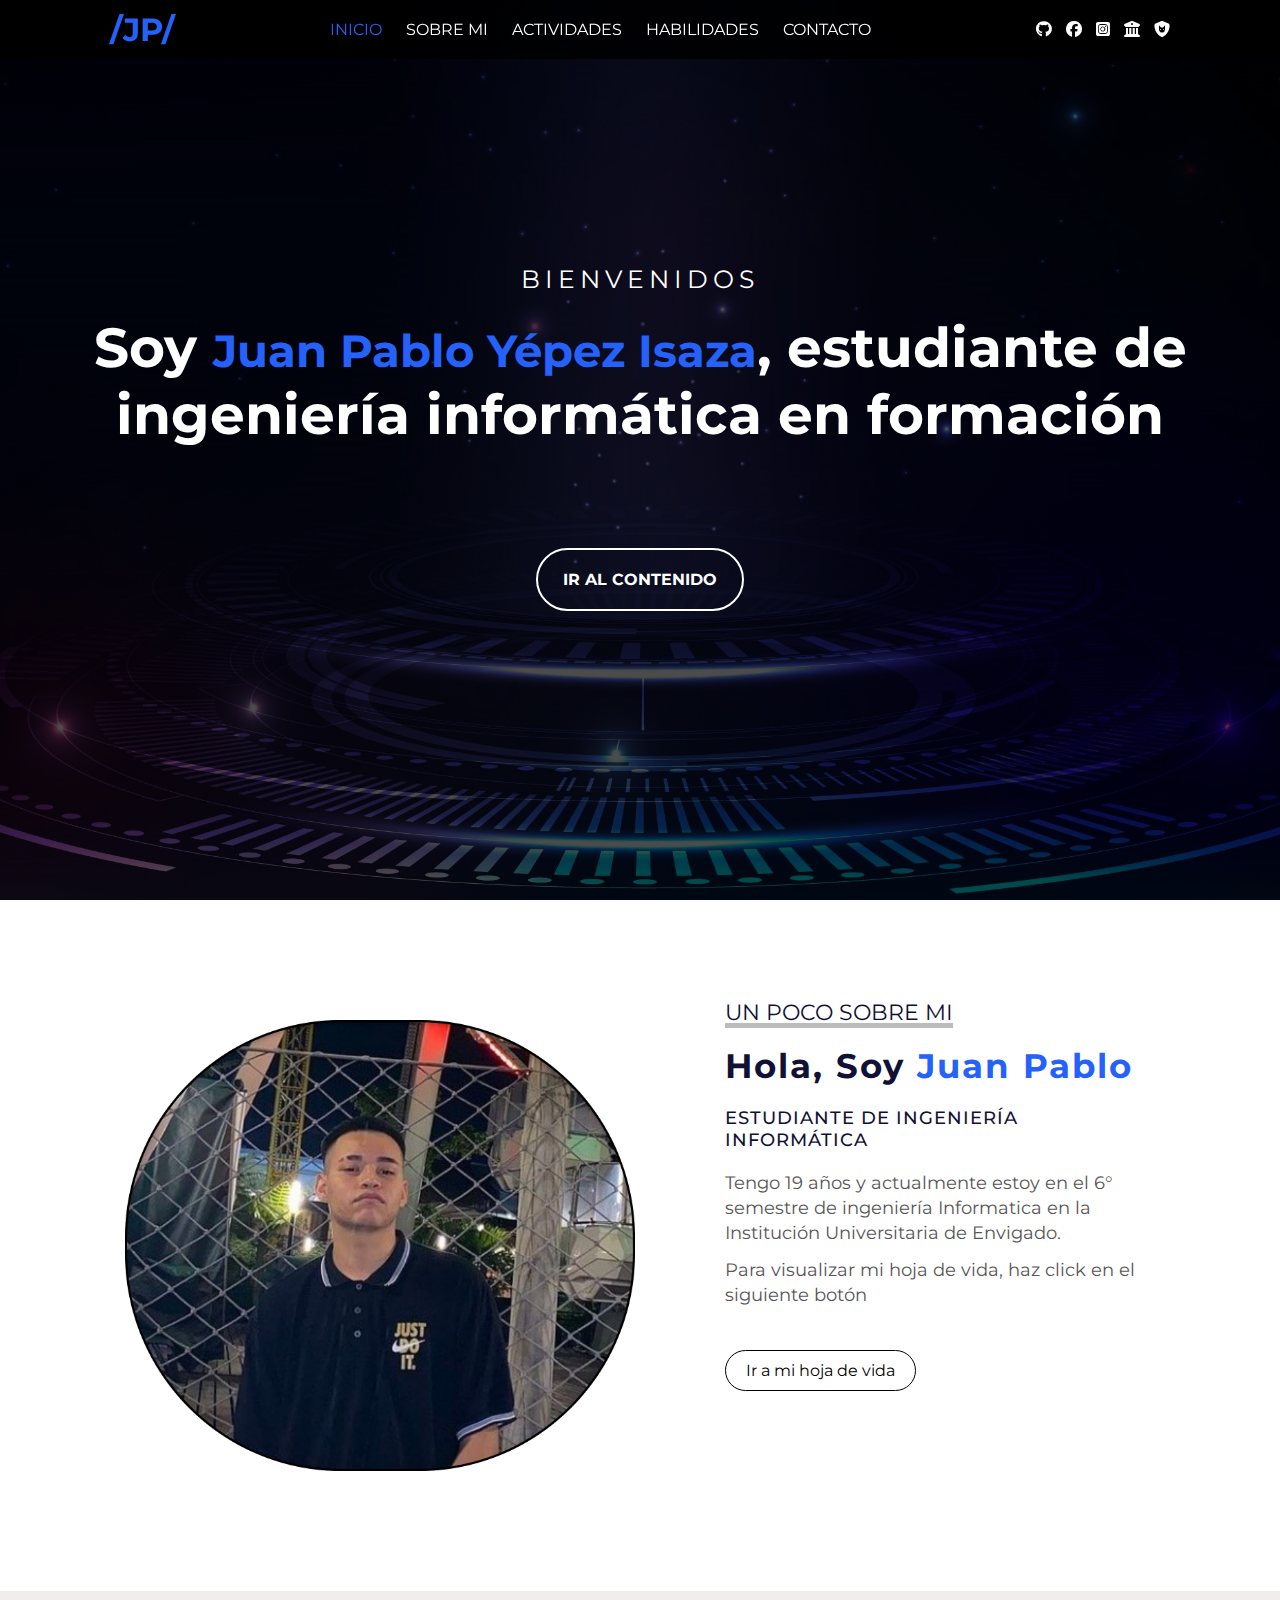
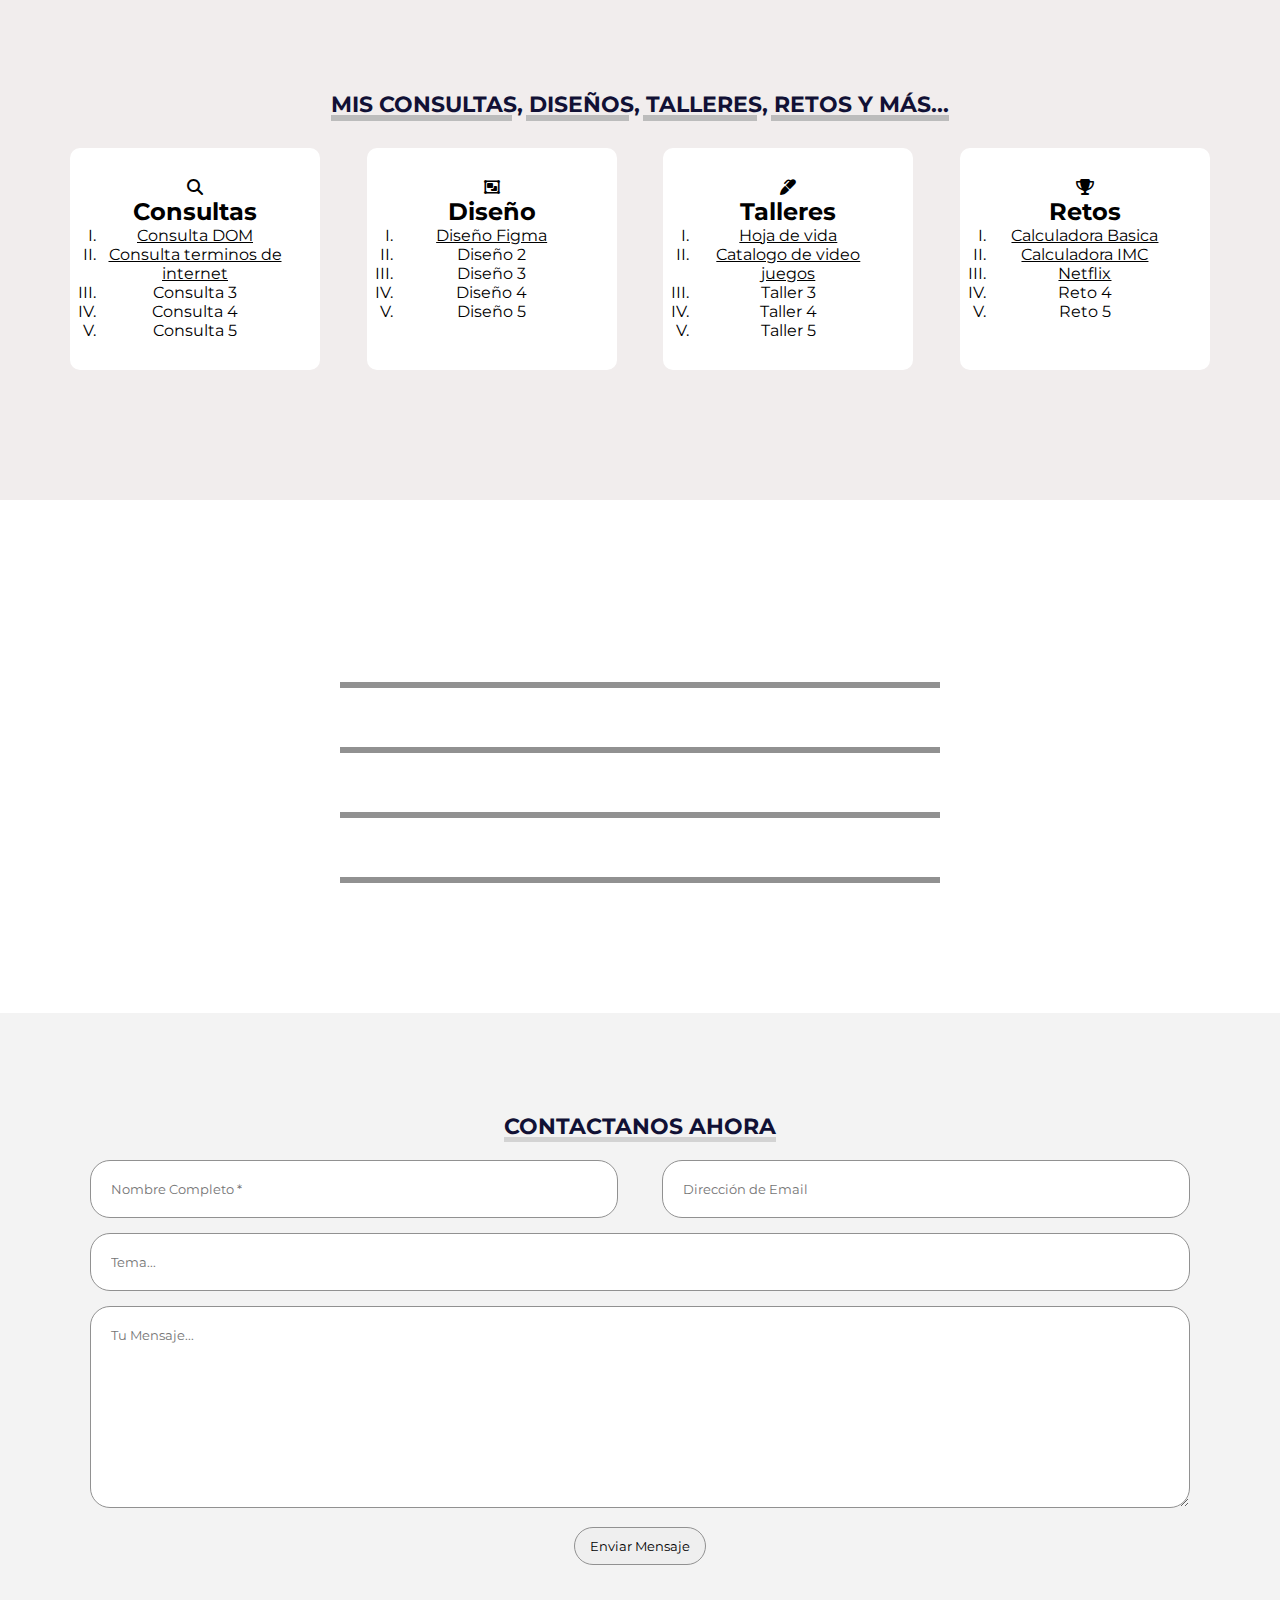
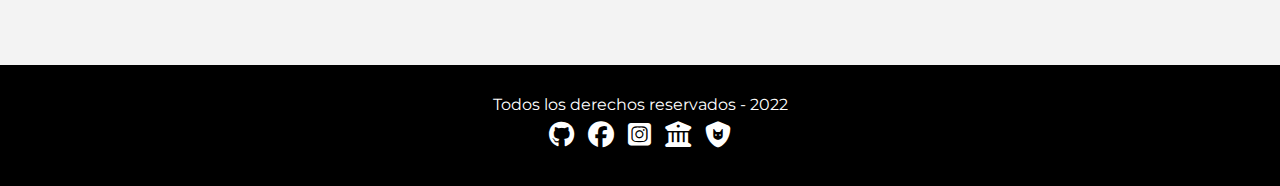
<file: index.html>
<!DOCTYPE html>
<html lang="es">
<head>
    <meta charset="UTF-8">
    <meta http-equiv="X-UA-Compatible" content="IE=edge">
    <meta name="viewport" content="width=device-width, user-scalable=no, initial-scale=1.0, maximun-scale=1.0, minium-scale=1.0">
    <title>Mi Portafolio Juan Pablo Yepez Isaza</title>
    <link rel="stylesheet" href="https://cdnjs.cloudflare.com/ajax/libs/font-awesome/6.2.0/css/all.min.css">
    <link rel="stylesheet" href="stilo.css">
    <script src="script.js" type="text/javascript"></script>
    
    <style>
        .link{
            color: black;
        }
    </style>
    
</head>
<body>
     <!-- SECCION I N I C I O -->
     <section id="inicio">
        <div class="contenido">
            <header>
                <div class="contenido-header">
                    <h1>/JP/</h1>
                    <nav id="nav" class="">
                        <ul id="links">
                            <li><a href="#inicio" class="seleccionado" onclick="seleccionar(this)">INICIO</a></li>
                            <li><a href="#sobremi" onclick="seleccionar(this)">SOBRE MI</a></li>
                            <li><a href="#portfolio" onclick="seleccionar(this)">ACTIVIDADES</a></li>
                            <li><a href="#skills" onclick="seleccionar(this)">HABILIDADES</a></li>
                            <li><a href="#contacto" onclick="seleccionar(this)">CONTACTO</a></li>
                        </ul>
                    </nav>

                    <!-- Icono del menu responsive -->
                    <div id="icono-nav" onclick="responsiveMenu()">
                        <i class="fa-solid fa-bars"></i>
                    </div>


                    <div class="redes">
                        <a href="https://github.com/JuanYepez13/RepositorioJuanP" target="_blank"><i class="fa-brands fa-github"></i></a>
                        <a href="https://www.facebook.com/juanpablo.yepezisaza/" target="_blank"><i class="fa-brands fa-facebook"></i></a>
                        <a href="https://www.instagram.com/juan.yepez_/" target="_blank"><i class="fa-brands fa-instagram-square"></i></a>
                        <a href="https://www.iue.edu.co" target="_blank"><i class="fa-sharp fa-solid fa-building-columns"></i></a>
                        <a href="https://neocities.org" target="_blank"><i class="fa-solid fa-shield-cat"></i></a>
                        
                    </div>
                </div>
            </header>
            <div class="presentacion">
                <p class="bienvenida">Bienvenidos</p>
                <h2>Soy <span>Juan Pablo Yépez Isaza</span>, estudiante de ingeniería informática en formación</h2>
                <p class="descripcion"></p>
                <a href="#portfolio">Ir al contenido</a>
            </div>
        </div>
    </section>

    <!-- SECCION S O B R E M I -->
    <section id="sobremi">
        <div class="contenedor-foto">
            <img src="img/foto.png" alt="">
        </div>
        <div class="sobremi">
            <p class="titulo-seccion">Un poco sobre Mi</p>
            <h2>Hola, Soy <span>Juan Pablo</span> </h2>
            <h3>Estudiante de ingeniería informática</h3>
            <p>Tengo 19 años y actualmente estoy en el 6° semestre de ingeniería Informatica en la Institución Universitaria de Envigado.</p>
            <p>Para visualizar mi hoja de vida, haz click en el siguiente botón</p>
            <a href="https://juanpabloyepezi.neocities.org/HojaVidav1.html" target="_blank">Ir a mi hoja de vida</a>
        </div>
    </section>


    <!-- SECCION consultas, diseños, talleres y retos-->
    <section id="portfolio">
        <h3 class="titulo-seccion">Mis consultas, diseños, talleres, retos y más...</h3>
        <div class="fila">
            <div class="servicio">
                <span class="icono"> <i class="fa-solid fa-magnifying-glass"></i></span>
                <h2>Consultas</h2>
                <ol type="I">
                    <li>
                        <a href="https://juanpabloyepezi.neocities.org/Consulta_Dom/Consulta-Dom.html" target="_blank"  class="link">Consulta DOM</a>
        
                    </li>
                    
                    <li>
                        <a href="https://juanpabloyepezi.neocities.org/consulta_Terminos_internet/TerminosInternet.html" target="_blank" s class="link">Consulta terminos de internet</a>
                    </li>
                    <li>Consulta 3</li>
                    <li>Consulta 4</li>
                    <li>Consulta 5</li>
                  </ol>
            </div>

            <div class="servicio">
                <span class="icono"><i class="fa-regular fa-object-group"></i></span>
                <h2>Diseño</h2>
                <ol type="I">
                  <li>
                      <a href="https://www.figma.com/file/7yx7frK4wMJKDAg4FmOMcE/Proyecto_Factuweb?node-id=3%3A3" target="_blank" class="link">Diseño Figma</a>
                  </li>
                  <li>Diseño 2</li>
                  <li>Diseño 3</li>
                  <li>Diseño 4</li>
                  <li>Diseño 5</li>
                </ol>
            </div>
            <div class="servicio">
                <span class="icono"><i class="fa-solid fa-marker"></i></span>
                <h2>Talleres</h2>
          <ol type="I">
            <li>
                <a href="https://juanpabloyepezi.neocities.org/HojaVidav1.html" target="_blank"  class="link">Hoja de vida</a>
            </li>
            <li>
                <a href="https://juanpabloyepezi.neocities.org/factuweb-catalogo/catalogoVideoJuegos.html" target="_blank"  class="link">Catalogo de video juegos</a>
            </li>
            <li>Taller 3</li>
            <li>Taller 4</li>
            <li>Taller 5</li>
          </ol>
            </div>
        
            
            <div class="servicio">
                <span class="icono"><i class="fa-solid fa-trophy"></i></span>
                    <h2>Retos</h2>
                <ol type="I">
                  <li>
                    <a href="https://juanpabloyepezi.neocities.org/CalculadoraBasica/indexCal.html" target="_blank" class="link">Calculadora Basica</a>
                  </li>
                  <li>
                    <a href="https://juanpabloyepezi.neocities.org/CalculadoraIMC/index.html" target="_blank" class="link">Calculadora IMC</a>
                  </li>
                  <li>
                    <a href="https://juanpabloyepezi.neocities.org/Netflix/index.html" target="_blank" class="link">Netflix</a>
                  </li>
                  <li>Reto 4</li>
                  <li>Reto 5</li>
                </ol>
            <div>

        </div>
    </section>

   
    <!-- SECCION H A B I L I D A D E S -->
    <div class="contenedor-skills" id="skills">
        <h3>HABILIDADES </h3>
        <div class="skill">
            <div class="info">
                <p> <span class="lista"> </span>Html & Css</p>
                <span class="porcentaje">50%</span>
            </div>

            <div class="barra">
                <div class="" id="html"></div>
            </div>
        </div>
        <div class="skill">
            <div class="info">
                <p> <span class="lista"> </span>Javascript</p>
                <span class="porcentaje">50%</span>
            </div>

            <div class="barra">
                <div class="" id="js"></div>
            </div>
        </div>
        <div class="skill">
            <div class="info">
                <p> <span class="lista"> </span>Bases de Datos</p>
                <span class="porcentaje">70%</span>
            </div>

            <div class="barra">
                <div class="" id="bd"></div>
            </div>
        </div>
        <div class="skill">
            <div class="info">
                <p> <span class="lista"> </span>Photoshop</p>
                <span class="porcentaje">55%</span>
            </div>

            <div class="barra">
                <div class="" id="ps"></div>
            </div>
        </div>
    </div>

    <!-- SECCTION C O N T A C T O -->
    <section id="contacto">
        <h3 class="titulo-seccion">Contactanos ahora</h3>
        <div class="contenedor-form">
            <form action="">
                <div class="fila mitad">
                    <input type="text" placeholder="Nombre Completo *" class="input-mitad">
                    <input type="email" placeholder="Dirección de Email" class="input-mitad">
                </div>
                <div class="fila">
                    <input type="text" placeholder="Tema..." class="input-full">
                </div>
                <div class="fila">
                    <textarea name="" id="" cols="30" rows="10" placeholder="Tu Mensaje..." class="input-full"></textarea>
                </div>

                <input type="submit" value="Enviar Mensaje" class="btn-enviar">
            </form>
        </div>
    </section>

    <!-- SECCION FOOTER -->
    <footer>
        <p>Todos los derechos reservados - 2022</p>
        <div class="redes">
            <a href="https://github.com/JuanYepez13/RepositorioJuanP" target="_blank"><i class="fa-brands fa-github"></i></a>
            <a href="https://www.facebook.com/juanpablo.yepezisaza/" target="_blank"><i class="fa-brands fa-facebook"></i></a>
            <a href="https://www.instagram.com/juan.yepez_/" target="_blank"><i class="fa-brands fa-instagram-square"></i></a>
            <a href="https://www.iue.edu.co" target="_blank"><i class="fa-sharp fa-solid fa-building-columns"></i></a>
            <a href="https://neocities.org" target="_blank"><i class="fa-solid fa-shield-cat"></i></a>
        </div>

    </footer>

    <script src="script.js"></script>
</body>

</html>
</file>
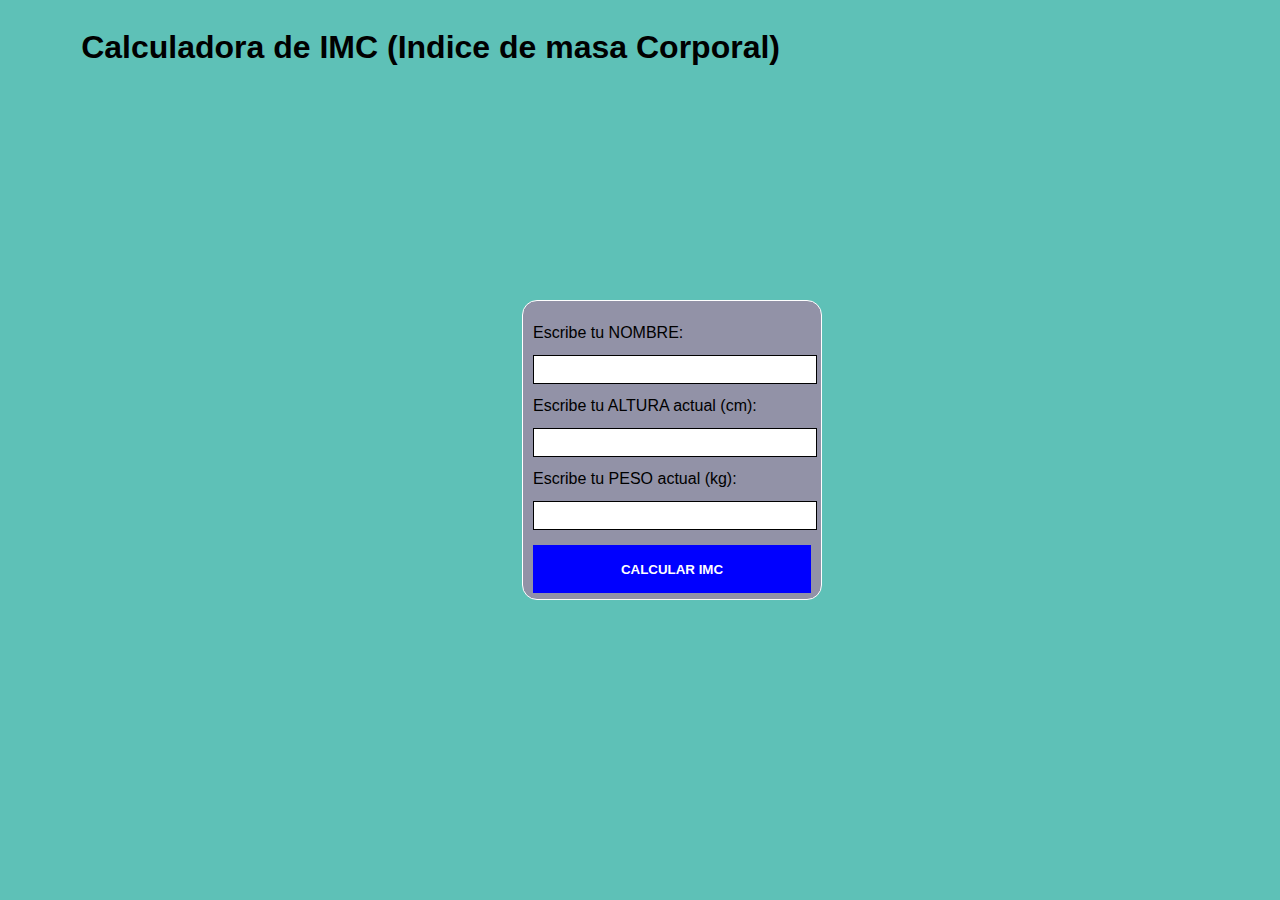
<file: CalculadoraIMC/index.html>
<!DOCTYPE html>
<html lang="es">
<head>
    <meta charset="UTF-8">
    <meta http-equiv="X-UA-Compatible" content="IE=edge">
    <meta name="viewport" content="width=device-width, initial-scale=1.0">
    <title>Calculadora Índice de Masa Corporal</title>
    <link rel="stylesheet" href="stiloIMC.CSS">
    <script src="funcion.js"></script>
</head>
<body>
  <section>
    <div>
      <h1 class="titulo">
        Calculadora de IMC (Indice de masa Corporal)
      </h1>
    </div>
  </section>
    
    <form id="formulario" onsubmit="calcularIMC(); return false">
      <label for="nombre">Escribe tu NOMBRE:</label>
      <input type="text" id="nombre">
      
      <br>
      <label for="altura">Escribe tu ALTURA actual (cm):</label>
      <input type="text" id="altura" required="required">
      
      <br>
      <label for="peso">Escribe tu PESO actual (kg):</label>
      <input type="text" id="peso" required="required">
      
      <br>
      <button type="submit">Calcular IMC</button>
      <br>
      <!--<input type="reset" value="Limpiar formulario">-->
      <p id="resultado"></p>
    </form>
  </body>
</html>
</file>
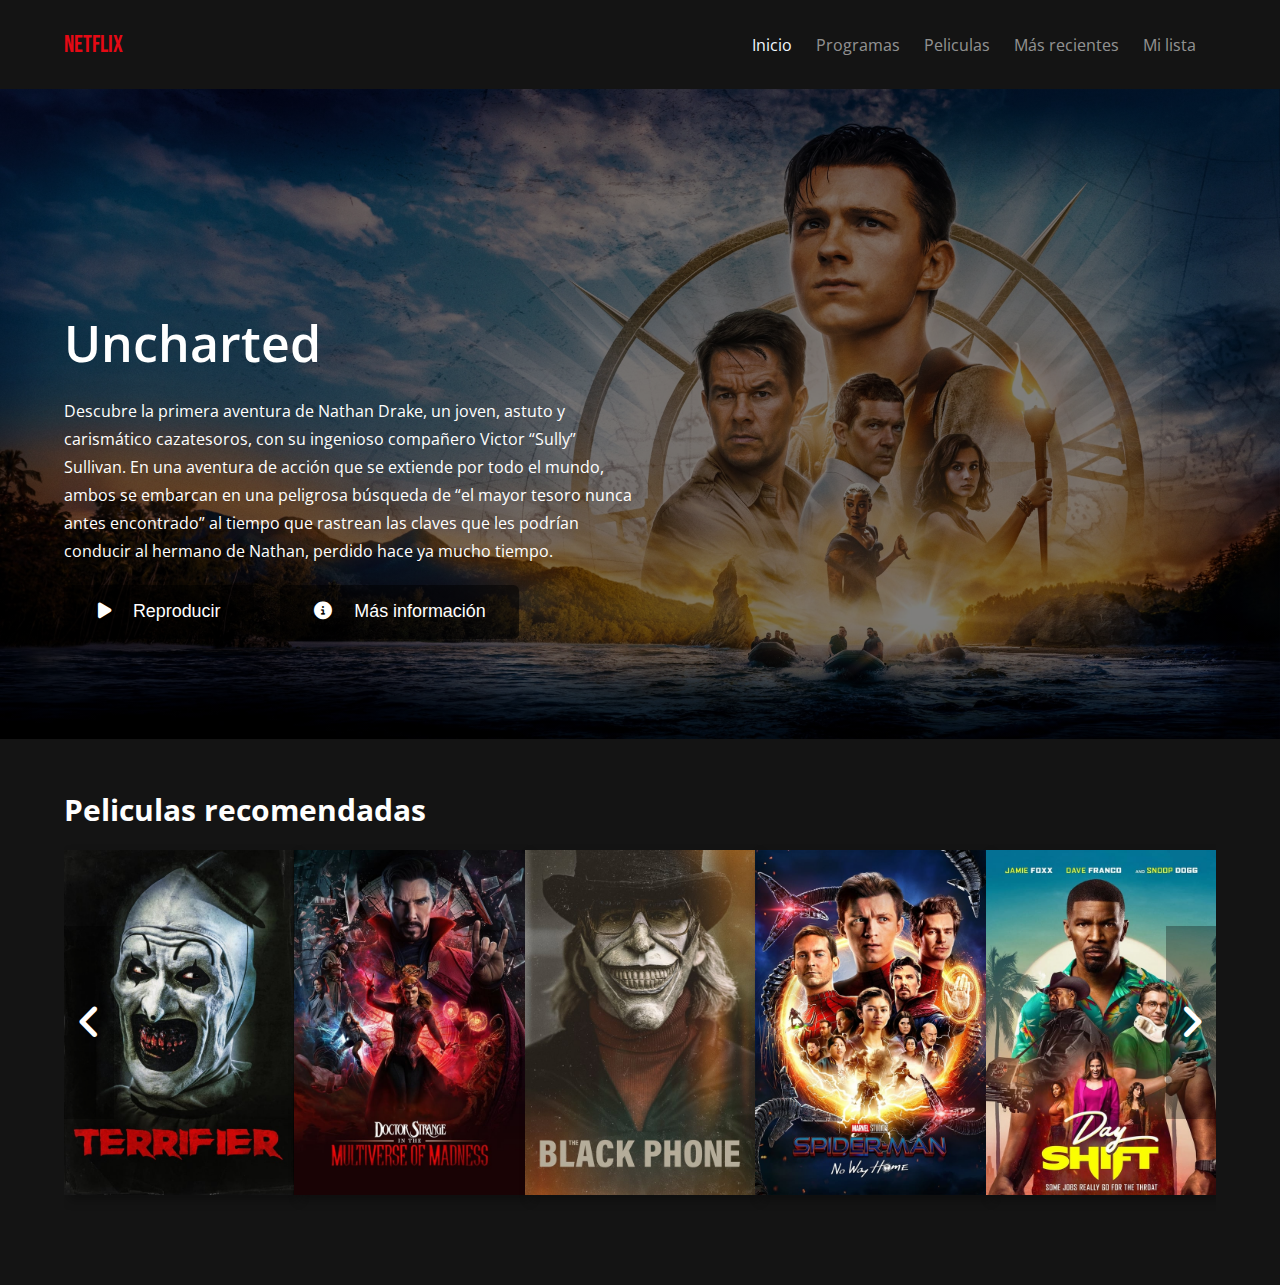
<file: Netflix/index.html>
<!DOCTYPE html>
<html lang="es">
<head>
    <meta charset="UTF-8">
    <meta http-equiv="X-UA-Compatible" content="IE=edge">
    <meta name="viewport" content="width=device-width, initial-scale=1.0">
    <title>Netflix</title>
    <link rel="stylesheet" href="https://cdnjs.cloudflare.com/ajax/libs/font-awesome/6.2.0/css/all.min.css">
    <link rel="stylesheet" href="stilo.css">
    <link rel="preconnect" href="https://fonts.googleapis.com">
    <link rel="preconnect" href="https://fonts.gstatic.com" crossorigin>
    <link href="https://fonts.googleapis.com/css2?family=Bebas+Neue&family=Forum&family=Open+Sans:wght@400;600&family=Raleway:wght@300;400;700&family=Rubik:ital,wght@0,400;0,600;1,500&display=swap" rel="stylesheet">
    
</head>
<body>

    <header>
        <div class="contenedor">
            <h2 class="logotipo">Netflix</h2>
            <nav>
                <a href="#" class="activo">Inicio</a>
                <a href="#">Programas</a>
                <a href="#">Peliculas</a>
                <a href="#">Más recientes</a>
                <a href="#">Mi lista</a>
            </nav>
        </div>
    </header>

    <main>
        <div class="pelicula-principal">
            <div class="contenedor">
                <h3 class="titulo">Uncharted</h3>
                <p class="descripcion">Descubre la primera aventura de Nathan Drake, un joven, astuto y carismático cazatesoros, con su ingenioso compañero Victor “Sully” Sullivan. En una aventura de acción que se extiende por todo el mundo, ambos se embarcan en una peligrosa búsqueda de “el mayor tesoro nunca antes encontrado” al tiempo que rastrean las claves que les podrían conducir al hermano de Nathan, perdido hace ya mucho tiempo.
                </p>
                <button role="button" class="boton"><i class="fa-solid fa-play"></i>Reproducir</button>
                <button role="button" class="boton"><i class="fa-solid fa-circle-info"></i>Más información</button>
            </div>
        </div>

        <div class="peliculas-recomendadas contenedor">
            <div class="contenedor-titulo-controles">
                <h3>Peliculas recomendadas</h3>
                <div class="indicadores">
                </div>
            </div>
            <div class="contenedor-principal">
                <button role="button" id="flecha-izquierda" class="flecha-izquierda"><i class="fa-solid fa-angle-left"></i></button>

                <div class="contenedor-carrusel">
                    <div class="carrusel">
                        <div class="pelicula">
                            <a href="#"><img src="/Netflix/img/1.jpg" alt=""></a>
                        </div>
                        <div class="pelicula">
                            <a href="#"><img src="/Netflix/img/2.jpg" alt=""></a>
                        </div>
                        <div class="pelicula">
                            <a href="#"><img src="/Netflix/img/4.jpg" alt=""></a>
                        </div>
                        <div class="pelicula">
                            <a href="#"><img src="/Netflix/img/5.jpg" alt=""></a>
                        </div>
                        <div class="pelicula">
                            <a href="#"><img src="/Netflix/img/6.jpg" alt=""></a>
                        </div>
                    </div>
                </div>

                <button role="button" id="flecha-derecha" class="flecha-derecha"><i class="fa-solid fa-angle-right"></i></button>
            </div>
        </div>
    </main>
    

</body>
</html>
</file>
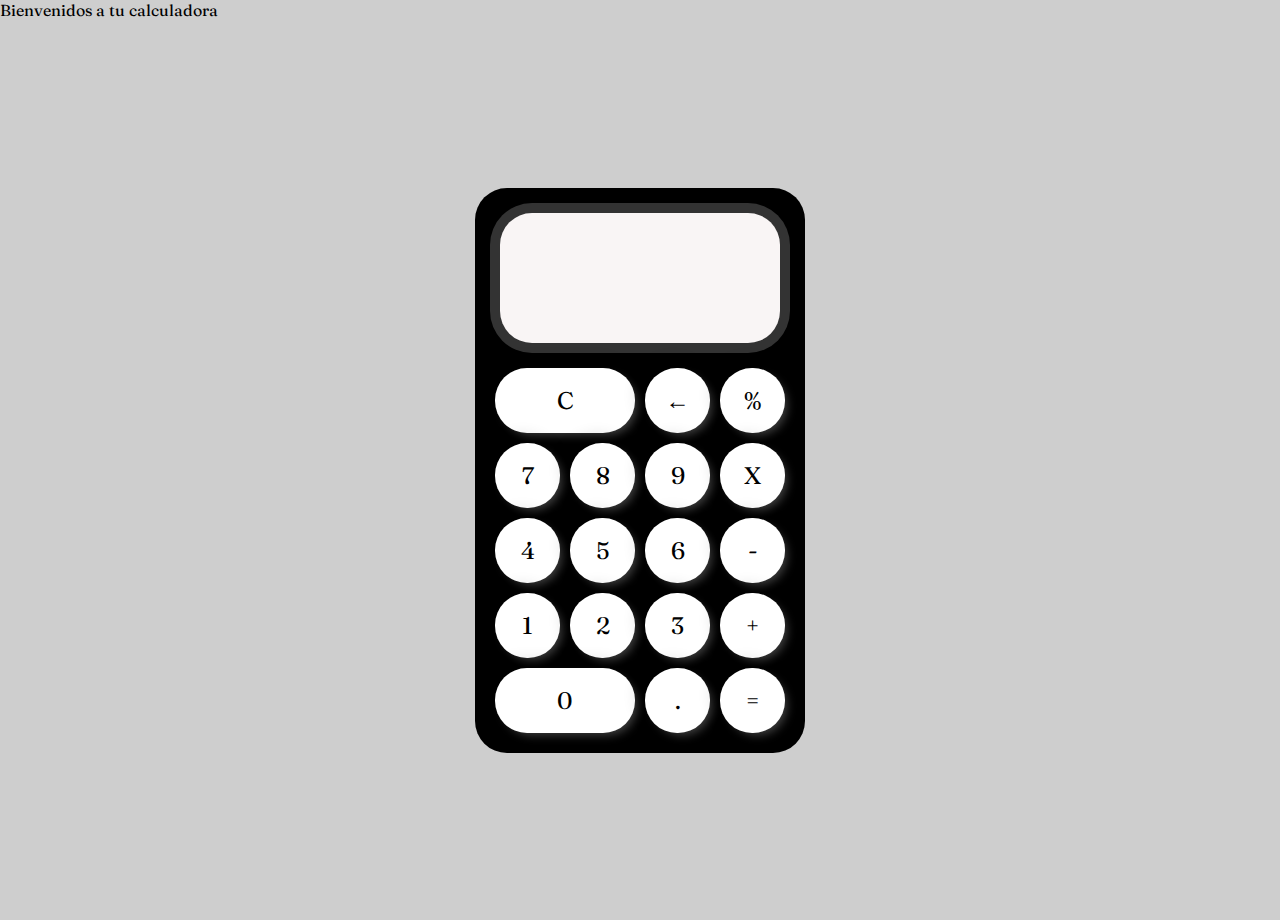
<file: Calculadora/indexCal.html>
<!DOCTYPE html>
<html lang="es">
<head>
    <meta charset="UTF-8">
    <meta name="viewport" content="width=device-width, initial-scale=1.0">
    <title>Calculadora</title>
    <link href="https://fonts.googleapis.com/css2?family=Fraunces&display=swap" rel="stylesheet">
    <link href="stiloCal.css" rel="stylesheet" />
    <script src="Display.js" type="text/javascript"></script>
    <script src="calculadora.js" type="text/javascript"></script>
    <script src="index.js" type="text/javascript" defer></script>
</head>
<body>
    <div>
        Bienvenidos a tu calculadora
    </div>

    <div class="container">
        <div class="calculadora">
            <div class="display">
                <div id="valor-anterior"></div>
                <div id="valor-actual"></div>
            </div>
            <button class="col-2" onclick="display.borrarTodo()">C</button>
            <button onclick="display.borrar()">&larr;</button>
            <button class="operador" value="dividir">%</button>
            <button class="numero">7</button>
            <button class="numero">8</button>
            <button class="numero">9</button>
            <button class="operador" value="multiplicar">X</button>
            <button class="numero">4</button>
            <button class="numero">5</button>
            <button class="numero">6</button>
            <button class="operador" value="restar">-</button>
            <button class="numero">1</button>
            <button class="numero">2</button>
            <button class="numero">3</button>
            <button class="operador" value="sumar">+</button>
            <button class="col-2 numero">0</button>
            <button class="numero">.</button>
            <button class="operador" value="igual">=</button>
        </div>
    </div>
</body>
</html>
</file>
<file: stilo.css>
@import url('https://fonts.googleapis.com/css2?family=Montserrat:wght@200;300;400;500;600&display=swap');
* {
    margin: 0;
    padding: 0;
    box-sizing: border-box;
    font-family: 'Montserrat';
}

html {
    scroll-behavior: smooth;
}
/* *********************/
/* seccion I N I C I O */
/* *********************/

#inicio {
    background: linear-gradient( rgba(0, 0, 0, .7), rgba(0, 0, 0, .7)), url("img/9260185_4127298.jpg");
    background-size: cover;
    background-position: center center;
    height: 100vh;
}

#inicio .contenido header {
    background-color: rgba(0, 0, 0, .8);
    position: fixed;
    width: 100%;
    z-index: 100;
    top: 0;
}

#inicio .contenido header .contenido-header {
    max-width: 1100px;
    margin: auto;
    display: flex;
    justify-content: space-between;
    align-items: center;
    padding: 10px 20px;
}

#inicio .contenido header .contenido-header h1 {
    text-align: center;
    color: #2562fb;
}

#inicio .contenido header .contenido-header nav ul {
    list-style: none;
    display: flex;
    align-items: center;
}

#inicio .contenido header .contenido-header nav ul li a {
    text-decoration: none;
    color: #fff;
    margin: 0 12px;
    font-weight: 400;
    transition: .5s;
}

#inicio .contenido header .contenido-header nav ul li a:hover {
    color: #2562fb;
}

#inicio .contenido header .contenido-header .redes a {
    text-decoration: none;
    color: #fff;
    display: inline-block;
    margin-left: 10px;
    transition: .5s;
}

#inicio .contenido header .contenido-header .redes a:hover {
    color: #2562fb;
}

#inicio .contenido header .contenido-header .seleccionado {
    color: #2562fb;
}

#inicio .contenido .presentacion {
    max-width: 1100px;
    height: 100vh;
    margin: auto;
    color: #fff;
    display: flex;
    flex-direction: column;
    align-items: center;
    justify-content: center;
}

#inicio .contenido .presentacion .bienvenida {
    font-size: 25px;
    margin-bottom: 20px;
    text-transform: uppercase;
    letter-spacing: 5px;
}

#inicio .contenido .presentacion h2 {
    font-size: 55px;
    margin-bottom: 25px;
    text-align: center;
}

#inicio .contenido .presentacion h2 span {
    font-size: 45px;
    color: #2562fb;
}

#inicio .contenido .presentacion .descripcion {
    max-width: 700px;
    margin: 25px auto;
    font-size: 18px;
    text-align: center;
}

#inicio .contenido .presentacion a {
    text-decoration: none;
    display: inline-block;
    margin: 25px;
    padding: 20px 25px;
    border: 2px solid #fff;
    border-radius: 50px;
    color: #fff;
    font-weight: bold;
    text-transform: uppercase;
    transition: .5s;
}

#inicio .contenido .presentacion a:hover {
    background-color: #2562fb;
}

#icono-nav {
    color: #fff;
    display: none;
}
/* *********************/
/* seccion S O B R E  M I */
/* *********************/

#sobremi {
    max-width: 1100px;
    margin: auto;
    padding: 100px 15px;
    color: #111135;
    display: flex;
}

#sobremi .contenedor-foto {
    max-width: 500px;
    margin-right: 80px;
}

#sobremi .contenedor-foto img {
    padding: 20px;
    width: 110%;
    height: 100%;
    
    
}

#sobremi .sobremi {
    margin: 0 40px;
}

#sobremi .sobremi .titulo-seccion {
    font-size: 22px;
    text-transform: uppercase;
    color: #111135;
    text-decoration: underline;
    text-decoration-color: #bcbcbc;
    text-decoration-thickness: 5px;
}

#sobremi .sobremi h2 {
    font-size: 34px;
    font-weight: bold;
    margin: 20px 0;
    letter-spacing: 2px;
}

#sobremi .sobremi h2 span {
    color: #2562fb;
}

#sobremi .sobremi h3 {
    font-size: 18px;
    font-weight: 500;
    text-transform: uppercase;
    margin-bottom: 20px;
    letter-spacing: 1px;
}

#sobremi .sobremi p {
    font-size: 18px;
    line-height: 25px;
    color: #565656;
    margin-bottom: 12px;
}


#sobremi .sobremi a {
    display: inline-block;
    text-decoration: none;
    color: #000;
    border-radius: 30px;
    border: 1px solid #000;
    padding: 10px 20px;
    margin-top: 30px;
    transition: .5s;
}

#sobremi .sobremi a:hover {
    background-color: #2562fb;
    color: #fff;
}


/* *********************/
/* seccion P O R T F O L I O */
/* *********************/

#portfolio {
    padding: 100px 15px;
    text-align: center;
    background-color: #f1eded;
}

#portfolio .titulo-seccion {
    text-align: center;
    font-size: 22px;
    text-transform: uppercase;
    color: #111135;
    text-decoration: underline;
    text-decoration-color: #bcbcbc;
    text-decoration-thickness: 6px;
}

#portfolio .fila {
    display: flex;
    justify-content: space-between;
    max-width: 1150px;
    margin: 30px auto;
}

#portfolio .fila .servicio { 
    justify-content: space-between;
    max-width: 250px;
    background-color: #fff;
    padding: 30px;
    margin: 0 5px;
    border-radius: 10px;
    transition: .3s;
}

.servicio{
    flex-basis: 31%;
    margin-bottom: 5%;
    padding: 20px 12px;
    box-sizing: border-box;
}

/*#portfolio .fila .servicio img {
    width: 100%;
    height: 100%;
    ;
    filter: grayscale(1);
    object-fit: cover;
    transition: .5s;
}*/

#portfolio .fila .servicio:hover{
    box-shadow: 5px 5px 10px #565656, -5px -5px 10px #8a8a8a;
}

#portfolio .fila .servicio .info {
    position: absolute;
    left: 0px;
    background-color: rgba(0, 0, 0, 0.8);
    color: #2562fb;
    width: 100%;
    padding: 10px;
    opacity: 0;
    bottom: -40px;
    transition: .5s;
}

#portfolio .fila .servicio:hover .info {
    display: inline-block;
    width: 60px;
    height: 60px;
    border-radius: 50%;
    background-color: #d3d3d3;
    padding: 20px;
    margin-bottom: 25px;
}


/* *********************/
/* seccion S K I L L S */
/* *********************/

.contenedor-skills {
    background: linear-gradient( #0f21c1cc, rgba(33, 16, 16, 0.8)), url("img/fondo-skills.jpg");
    background-attachment: fixed;
    background-repeat: no-repeat;
    background-size: cover;
    color: #fff;
    background-position: center center;
    padding: 100px 0;
    text-align: center;
}

.contenedor-skills .skill {
    max-width: 600px;
    margin: 30px auto;
}

.contenedor-skills .skill .info {
    display: flex;
    justify-content: space-between;
}

.contenedor-skills .skill .lista {
    display: inline-block;
    margin-right: 20px;
    height: 10px;
    width: 10px;
    background-color: #fff;
}

.contenedor-skills .skill .barra {
    background-color: #919191;
    width: 100%;
    height: 6px;
    margin: 10px 0px;
}

.contenedor-skills .skill .barra .barra-progreso1 {
    background-color: #fff;
    width: 95%;
    height: 6px;
    animation: progreso1 2s forwards;
}

.contenedor-skills .skill .barra .barra-progreso2 {
    background-color: #fff;
    width: 90%;
    height: 6px;
    animation: progreso2 2s forwards;
}

.contenedor-skills .skill .barra .barra-progreso3 {
    background-color: #fff;
    width: 90%;
    height: 6px;
    animation: progreso3 2s forwards;
}

.contenedor-skills .skill .barra .barra-progreso4 {
    background-color: #fff;
    width: 85%;
    height: 6px;
    animation: progreso4 2s forwards;
}

@keyframes progreso1 {
    0% {
        width: 0;
    }
    100% {
        width: 50%;
    }
}

@keyframes progreso2 {
    0% {
        width: 0;
    }
    100% {
        width: 50%;
    }
}

@keyframes progreso3 {
    0% {
        width: 0;
    }
    100% {
        width: 70%;
    }
}

@keyframes progreso4 {
    0% {
        width: 0;
    }
    100% {
        width: 55%;
    }
}

/* *********************/
/* seccion C O N T A C T O */
/* *********************/

#contacto {
    padding: 100px 15px;
    background-color: #f3f3f3;
}

#contacto .titulo-seccion {
    margin-bottom: 20px;
}

#contacto .contenedor-form {
    max-width: 1100px;
    margin: auto;
}

#contacto .contenedor-form .fila {
    margin-bottom: 15px;
}

#contacto .contenedor-form .mitad {
    display: flex;
    justify-content: space-between;
}

#contacto .contenedor-form input,
#contacto .contenedor-form textarea {
    padding: 20px;
    border-radius: 20px;
    border: none;
    border: 1px solid #919191;
}

#contacto .contenedor-form .mitad input {
    width: 48%;
}

#contacto .contenedor-form .input-full {
    width: 100%;
}

#contacto .titulo-seccion {
    text-align: center;
    font-size: 22px;
    text-transform: uppercase;
    color: #111135;
    text-decoration: underline;
    text-decoration-color: #d3d3d3;
    text-decoration-thickness: 5px;
}

#contacto .btn-enviar {
    display: block;
    margin: auto;
    cursor: pointer;
    transition: .5s;
    padding: 10px 15px !important;
}

#contacto .btn-enviar:hover {
    background-color: #2562fb;
    color: #fff;
}
/* *********************/
/* seccion F O O T E R */
/* *********************/

footer {
    background-color: #000;
    color: #fff;
    text-align: center;
    padding: 30px 0;
}

footer a {
    text-decoration: none;
    color: #fff;
    display: inline-block;
    margin: 5px;
    font-size: 26px;
}
/* *********************/
/* seccion R E S P O N S I V E */
/* *********************/

@media screen and (max-width: 800px) {
    .redes {
        display: none;
    }
    nav {
        display: none;
    }
    nav.responsive {
        display: block;
        background-color: rgba(0, 0, 0, .8);
        width: 100%;
        position: absolute;
        top: 48px;
        left: 0;
        padding: 10px 0;
    }
    nav.responsive ul {
        display: block !important;
        text-align: center;
    }
    nav.responsive ul li {
        margin: 5px 0;
    }
    #icono-nav {
        display: block;
    }
    #inicio .contenido .presentacion h2 {
        font-size: 40px;
    }
    /* seccion SOBRE MI */
    #sobremi {
        padding: 50px 0;
        display: block;
    }
    #sobremi .contenedor-foto {
        max-width: 200px;
        margin: auto;
    }
    #sobremi .contenedor-foto img {
        padding: 8px;
    }
    #sobremi .sobremi .titulo-seccion {
        text-align: center;
    }
    #sobremi .sobremi h2 {
        font-size: 25px;
        text-align: center;
    }
    /* seccion MIS SERVICIOS */
    #servicios {
        padding: 50px 15px;
    }
    #servicios .fila {
        display: block;
    }
    #servicios .fila .servicio {
        margin: 10px auto;
    }
    /* seccion HABLIDADES MI */
    .contenedor-skills {
        padding: 50px 20px;
    }
    /* seccion PORTFOLIO */
    #portfolio {
        padding: 50px 0;
    }
    #portfolio .fila {
        display: block;
    }
    #portfolio .fila .proyecto {
        margin: 10px auto;
    }
    /* seccion CONTACTO */
    #contacto {
        padding: 50px 15px;
    }
    #contacto .contenedor-form .mitad {
        margin-bottom: 15px;
        display: block;
    }
    #contacto .contenedor-form .mitad input {
        width: 100%;
        margin-bottom: 15px;
    }
}

@media screen and(max-width: 800px){
    #sobremi .contenedor-foto{
        width: 50%;
    }
    
}
</file>
<file: CalculadoraIMC/stiloIMC.CSS>
body {
    background-color: rgb(94, 193, 183);
    color: rgb(191, 188, 208);
    font-family: 'Nunito', sans-serif;
  }
  .titulo{
    color: black;
    position: absolute;
    right: 500px;
  }
  
  img {
    position: absolute;
    top: 20px;
    left: 50%;
    margin-left: -310px;
    width: 300px;
    height: 300px;
  }
  
  form {
    position: absolute;
    top: 300px;
    right: 60%;
    margin-right: -310px;
    width: 300px;
    height: 300px;
    border: 1px solid white;
    padding: 10px;
    box-sizing: border-box;
    border-radius: 15px;
    background-color: rgb(146, 146, 167);
    color: black;
  }
  
  form label {
    display: block;
    line-height: 44px;
  }
  
  form input {
    width: 100%;
    height: 25px;
    border: 1px solid black;
    text-indent: 5px;
  }
  
  form button {
    width: 100%;
    height: 48px;
    background-color: blue;
    color: white;
    font-weight: bold;
    text-transform: uppercase;
    border: none;
    margin-top: 15px;
    cursor: pointer;
  }
  
  form button:hover {
    background-color: #005C2B;
  }
</file>
<file: Netflix/stilo.css>
:root{
    --rojo: #E50914;
    --fondo: #141414;

}

*{
    margin: 0;
    padding: 0;
    box-sizing: border-box;

}

body{
    background: var(--fondo);
    font-family: 'Open Sans', sans-serif;
    scroll-behavior: smooth;
}

.contenedor{
    width: 90%;
    margin: auto;

}

header{
    padding: 30px 0;

}

header .contenedor{
    display: flex;
    justify-content: space-between;
    align-items: center;
}

header .logotipo{
    font-family: 'Bebas Neue', cursive;
    font-weight: normal;
    color: var(--rojo);
}

header nav a{   
    color: rgba(255, 255, 255, 0.549);
    text-decoration: none;
    margin-right: 20px;
}

header nav a:hover,
header nav a.activo{
    color: aliceblue;
}

/*------------- pelicula de portada-------*/

.pelicula-principal{
    font-size: 16px;
    min-height: 40.62em;
    color: white;
    background: linear-gradient(rgba(0, 0, 0, .50)0%, rgba(0, 0, 0, .50) 100% ), url(/Netflix/img/3.jpg);
    background-position: center center;
    background-size: cover;
    margin-bottom: 3.12em;
    display: flex;
    align-items: end;
}

.pelicula-principal .contenedor{
    margin: 0 auto;
    margin-bottom: 6.25em;
}

.pelicula-principal .titulo{
    font-weight: 600;
    font-size: 3.12em;
    margin-bottom: 0.4em;

}

.pelicula-principal .descripcion{
    font-weight: normal;
    font-size: 1em;
    line-height: 1.75em;
    max-width: 50%;
    margin-bottom: 1.25em;
}

.pelicula-principal .boton{
    background: rgba(0, 0, 0, .50);
    border: none;
    border-radius: 0.31em;
    padding: 0.93em 1.87em;
    color: white;
    margin-right: 1.25em;
    cursor: pointer;
    transition: .3s ease all;
    font-size: 1.12em;
}


.pelicula-principal .boton:hover{
    background: white;
    color: black;
}
.pelicula-principal .boton i{
    margin-right: 1.25em;
}

/*------contenedor titulo y controles---------*/

.contenedor-titulo-controles{
    display: flex;
    justify-content: space-between;
    align-items: end;
    color: white;


}

.contenedor-titulo-controles h3{
    color: fff;
    font-size: 30px;
}

.contenedor-titulo-controles .indicadores button{
    background: white;
    height: 3px;
    width: 10px;
    cursor: pointer;
    border: none;
    margin-right: 2px;
}


.contenedor-titulo-controles .indicadores button:hover,
.contenedor-titulo-controles .indicadores button.activo{
    background: #E50914;

}

/*------contenedor principal y flechas--------*/

.peliculas-recomendadas{
    margin-bottom: 70px;

}

 .peliculas-recomendadas .contenedor-principal{
    display: flex;
    align-items: center;
    position: relative;
 }

.peliculas-recomendadas .contenedor-principal .flecha-izquierda,
.peliculas-recomendadas .contenedor-principal .flecha-derecha{
    position: absolute;
    border: none;
    background: rgba(0, 0, 0, .3);
    font-size: 40px;
    height: 50%;
    top: calc(50%-25%);
    line-height: 40px;
    width: 50px;
    color: white;
    cursor: pointer;
    z-index: 500;
    transition: .2s ease all;
}

.peliculas-recomendadas .contenedor-principal .flecha-izquierda:hover,
.peliculas-recomendadas .contenedor-principal .flecha-derecha:hover{
    background-color: rgba(0, 0, 0, .9);

}
.peliculas-recomendadas .contenedor-principal .flecha-izquierda{
    left: 0;
}
.peliculas-recomendadas .contenedor-principal .flecha-derecha{
    right: 0;
}



/*------- para el carrusel--------*/

.peliculas-recomendadas .contenedor-carrusel{
    width: 100%;
    padding: 20px 0;
    overflow: hidden;
    scroll-behavior: smooth;
}

.peliculas-recomendadas .contenedor-carrusel .carrusel{
    display: flex;
    flex-wrap: nowrap;

}

.peliculas-recomendadas .contenedor-carrusel .carrusel .pelicula{
    min-width: 20%;
    transition: .3s ease all;
    box-shadow: 5px 5px 10px rgba(0, 0, 0, .3); 
}

.peliculas-recomendadas .contenedor-carrusel .carrusel .pelicula img{
    width: 100%;
    vertical-align: top;
}

.peliculas-recomendadas .contenedor-carrusel .carrusel .pelicula.hover{
    transform: scale(1.2);
    transform-origin: center;
}




/*------respunsive----------*/

@media screen and (max-width: 800px) {
    header .logotipo{
        margin-bottom: 10px;
        font-size: 30px;
    }

    header .contenedor{
        flex-direction: column;
        text-align: center;
    }
    
    .pelicula-principal{
        font-size: 14px;
    }

    .pelicula-principal .descripcion{
        max-width: 100%;
    }
}
</file>
<file: Calculadora/stiloCal.css>
* {
    font-family: 'Fraunces', serif;
    color: rgb(0, 0, 0);
}

body {
    margin: 0;
    background-color: #c5c5c6d9;
}

.container {
    display: flex;
    justify-content: center;
    align-items: center;
    height: 100vh;
}

.calculadora {
    display: grid;
    grid-template-columns: repeat(4, 75px);
    grid-template-rows: 160px repeat(5, 75px);
    background-color: #000000;
    padding: 15px;
    border-radius: 32px;
    /*box-shadow: 15px 10px 0px 5px #00000010;*/
}

button {
    cursor: pointer;
    margin: 5px;
    padding: 0;
    border-radius: 32px;
    font-size: 1.5em;
    border: none;
    background-color: #ffffff;
    box-shadow: 5px 5px 10px -3px #ffffff40, -5px -5px 15px 3px #0000001f;
}

button:active {
    background-color: #000000;
}

button:focus {
    outline: none;
}

.col-2 {
    grid-column: span 2;
}

.display {
    grid-column: 1 / -1;
    padding: 16px;
    display: flex;
    margin: 10px 10px 20px;
    flex-direction: column;
    align-items: flex-end;
    background-color: #f9f5f5;
    border-radius: 32px;
    text-align: right;
    justify-content: space-between;
    word-break: break-all;
    box-shadow: 0px 0px 0px 10px #ffffff33;
}

#valor-actual {
    font-size: 1.5em;
}

#valor-anterior {
    font-size: 2em;
}
</file>
